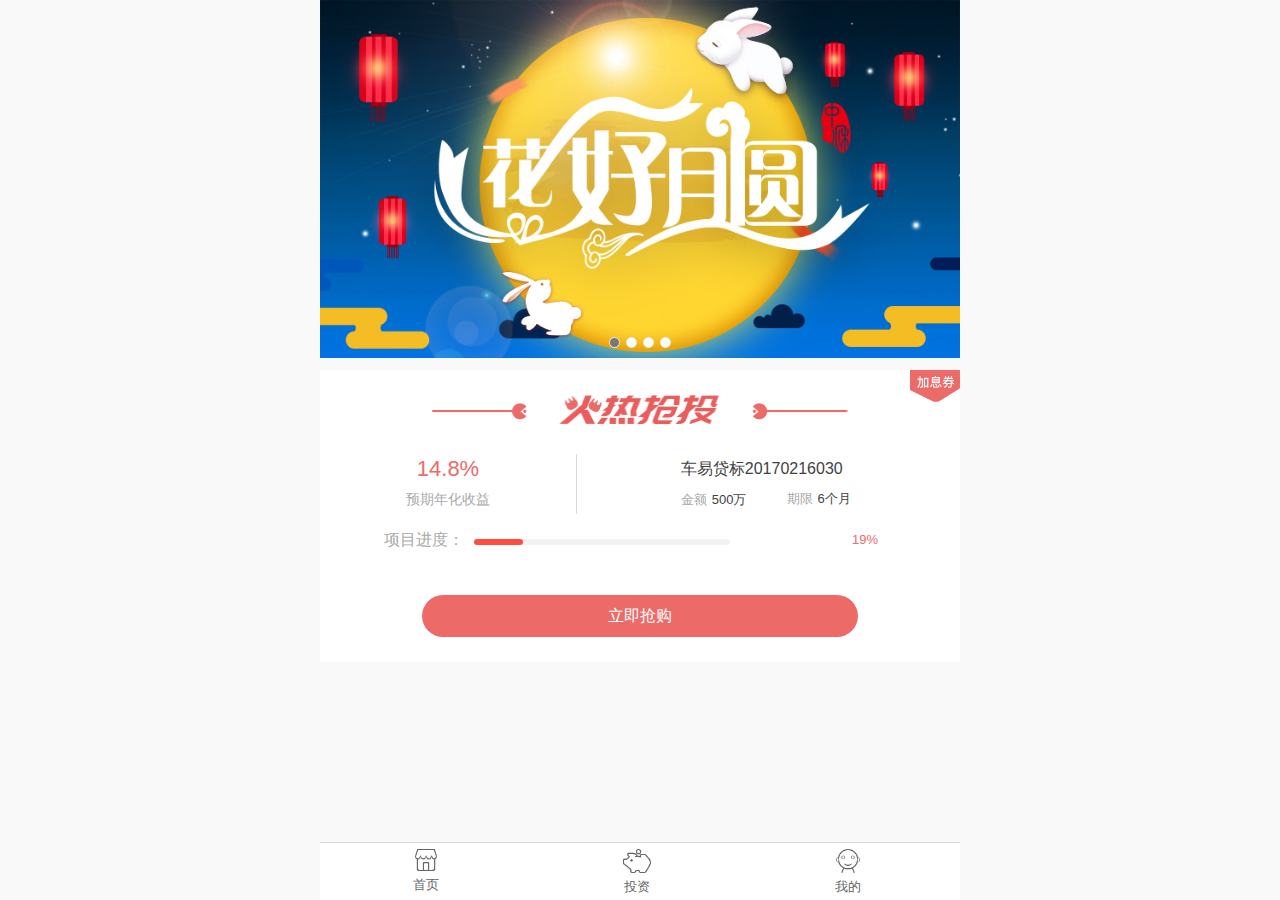
<file: src/main/resources/static/index.html>
<!DOCTYPE html>
<html lang="en">
<head>
    <meta charset="UTF-8">
    <meta name="viewport" content="width=device-width, initial-scale=1.0, maximum-scale=1.0, user-scalable=no" />
    <title>渝金所-首页</title>
    <meta name="keywords" content="" />
    <meta name="description" content="" />
    <link type="text/css" rel="stylesheet" href="css/style-all.css">
    <link href="./css/footer.css" rel="stylesheet" type="text/css">
    <script type="text/javascript" src="js/jquery-1.9.1.min.js"></script>
    <style>
        #slide {
            margin: 0 auto;
            position: relative;
            overflow: hidden;
        }
        #slide .hd{
            width: 100%;
            height: 11px;
            position: absolute;
            z-index: 1;
            bottom: 10px;
            text-align: center;
        }
        #slide .hd ul li {
            font-size: 0;
            display: inline-block;
            width: 9px;
            height: 9px;
            -webkit-border-radius: 9px;
            -moz-border-radius: 9px;
            border-radius: 10px;
            background: #fff;
            margin: 0 3px;
            vertical-align: top;
            overflow: hidden;
            border: 1px solid #ebecec;
        }
        #slide .hd ul .on {
            background: #777777;
        }
        #slide .bd {
            position: relative;
            z-index: 0;
        }
        #slide .bd li img {
            display: block;
            width: 100%;
        }
        #slide .bd li a {
            -webkit-tap-highlight-color: rgba(0, 0, 0, 0);
        }
        body{
            background: #f9f9f9;
        }
        .f-hot-all{
            background: #fff;
            margin-top: 12px;
            padding: 25px 0;
            position: relative;
        }
        .img-hot{
            width: 65%;
            margin: 0 auto;
        }
        .img-hot img{
            width: 100%;
        }
        .r-color{
            color: #ec6b69;
            font-size: 22px;
        }
        .hot-con li:first-child{
            width: 40%;
            border-right: 1px solid #d9d9d9;
            text-align: center;
            line-height: 30px;
        }
        .hot-con li:last-child{
            width: 59%;
            line-height: 30px;
            color: #424242;
        }
        .hot-con li:last-child i{
            font-style: normal;
            margin-left: 5px;
            color: #424242!important;
        }
        .li2-cc{
            width: 170px;
            margin: 0 auto;
        }
        .hot-con{
            margin-top: 25px;
        }
        .li2-cc span{
            font-size: 13px;
            color: #aaa9a9!important;
        }
        .sy-tt{
            color: #aaa9a9;
            font-size: 14px;
        }
        .h-rate{
            clear: both;
            padding-top: 15px;
            margin: 0 auto;
        }
        .experience-box{
            height: 6px;
            background: #f2f2f2;
            border-radius: 5px;
            width: 50%;
            border: none;
            margin: 0 10px;
            position: relative;
            margin-top: 9px;
        }
        .experience-cc{
            height: 6px;
            background: #ff4e41;
            border-radius: 5px;
            border: none;
        }
        .rate-cc{
            width: 80%;
            margin: 0 auto;
            color: #aaa9a9;
        }
        .a_nun{
            color: #ec6b69;
            font-size: 13px;
            margin-top: 2px;
            margin-right: 18px;
        }
        .grab-ipt{
            width: 100%;
            text-align: center;
            margin-top: 65px;
        }
        .grab-ipt input{
            width: 68%;
            background: #ec6b69;
            color: #fff;
            height: 42px;
            font-size: 16px;
            border: none;
            border-radius: 25px;
        }
        .img-jx{
            position: absolute;
            top: 0;
            right: 0;
        }

        @media (max-width: 330px) {
            .rate-cc{
                width: 86%;
            }
            .a_nun{
                margin-right: 8px;
            }
        }
        @media (max-width: 370px) {
            .a_nun{
                margin-right: 8px;
            }
        }
    </style>

</head>
<body ontouchstart>
        <div class="m-page-all">

            <!--banner开始-->
            <div class="banner row">
                <div id="slide">
                    <div class="hd">
                        <ul><li class="on">1</li><li class="on">2</li><li class="on">3</li></ul>
                    </div>
                    <div class="bd">
                        <div class="tempWrap" style="overflow:hidden; position:relative;">
                            <ul style="width: 3840px; position: relative; overflow: hidden; padding: 0px; margin: 0px; transition-duration: 200ms; transform: translateX(-768px);">
                                <li style="display: table-cell; vertical-align: top; width: 768px;">
                                    <a href="#" target="_blank">
                                        <img src="picture/imageResource.jpg" alt="渝金所">
                                    </a>
                                </li>
                                <li style="display: table-cell; vertical-align: top; width: 768px;">
                                    <a href="#" target="_blank">
                                        <img src="picture/imageResource2.jpg" alt="渝金所">
                                    </a>
                                </li>
                                <li style="display: table-cell; vertical-align: top; width: 768px;">
                                    <a href="#" target="_blank">
                                        <img src="picture/imageResource3.jpg" alt="渝金所">
                                    </a>
                                </li>
                                <li style="display: table-cell; vertical-align: top; width: 768px;">
                                    <a href="#" target="_blank">
                                        <img src="picture/imageResource4.jpg" alt="渝金所">
                                    </a>
                                </li>
                            </ul>
                        </div>
                    </div>
                </div>
            </div>
            <!--banner结束-->

            <!--火热抢投开始-->
            <div class="f-hot-all">
                <p class="img-jx"><img src="images/icon/jx_icon11.png" width="50"></p>
                <p class="img-hot"><img src="images/icon/hot_icon11.png"></p>
                <div class="hot-con">
                    <ul>
                        <li class="fl"><p class="r-color">14.8%</p><p class="sy-tt">预期年化收益</p></li>
                        <li class="fl">
                            <div class="li2-cc">
                                <p>车易贷标20170216030</p><p><span>金额<i>500万</i></span><span class="fr">期限<i>6个月</i></span></p>
                            </div>
                        </li>
                    </ul>
                    <div class="h-rate">
                        <div class="rate-cc">
                            <p class="fl">项目进度：</p>
                            <div class="experience-box fl">
                                <p class="experience-cc fl"></p>
                            </div>
                            <p class="a_nun fr">19%</p>
                        </div>
                    </div>
                </div>
                <p class="grab-ipt"><input type="button" value="立即抢购"/></p>
            </div>
            <!--火热抢投结束-->

        </div>

        <div class="footer-con" id="uiFooter">
            <ul>

                <li class="fl">
                    <a  href="" id="wap_index" >
                        <img id="indexImg" src="./images/icon/nav_icon1.png" width="22">
                        <p>首页</p>
                    </a>
                </li>
                <li class="fl">
                    <a href="">
                        <img id="investImg" src="./images/icon/nav_icon2.png" width="28">
                        <p>投资</p>
                    </a>
                </li>
                <li class="fl">
                    <a href="t" id="wap_login">
                        <i class="icon user"></i>
                        <img id="myAccountImg" src="./images/icon/nav_icon3.png" width="24">
                        <p>我的</p>
                    </a>
                </li>

            </ul>
            <p style="clear: both;"></p>
        </div>

        <script charset="utf-8" src="js/touchslide.js"></script>
        <script type="text/javascript">

            TouchSlide({
                slideCell:"#slide",
                titCell:".hd ul", //开启自动分页 autoPage:true ，此时设置 titCell 为导航元素包裹层
                mainCell:".bd ul",
                effect:"left",
                autoPlay:true,//自动播放
                autoPage:true, //自动分页
                delayTime:300,
                interTime:5000,
                switchLoad:"_src" //切换加载，真实图片路径为"_src"

            });
        </script>

        <script type="text/javascript">
            $(function () {
                var t = $(".a_nun").text();

                $(".experience-cc").css("width",t);

            })
        </script>
</body>
</html>
</file>
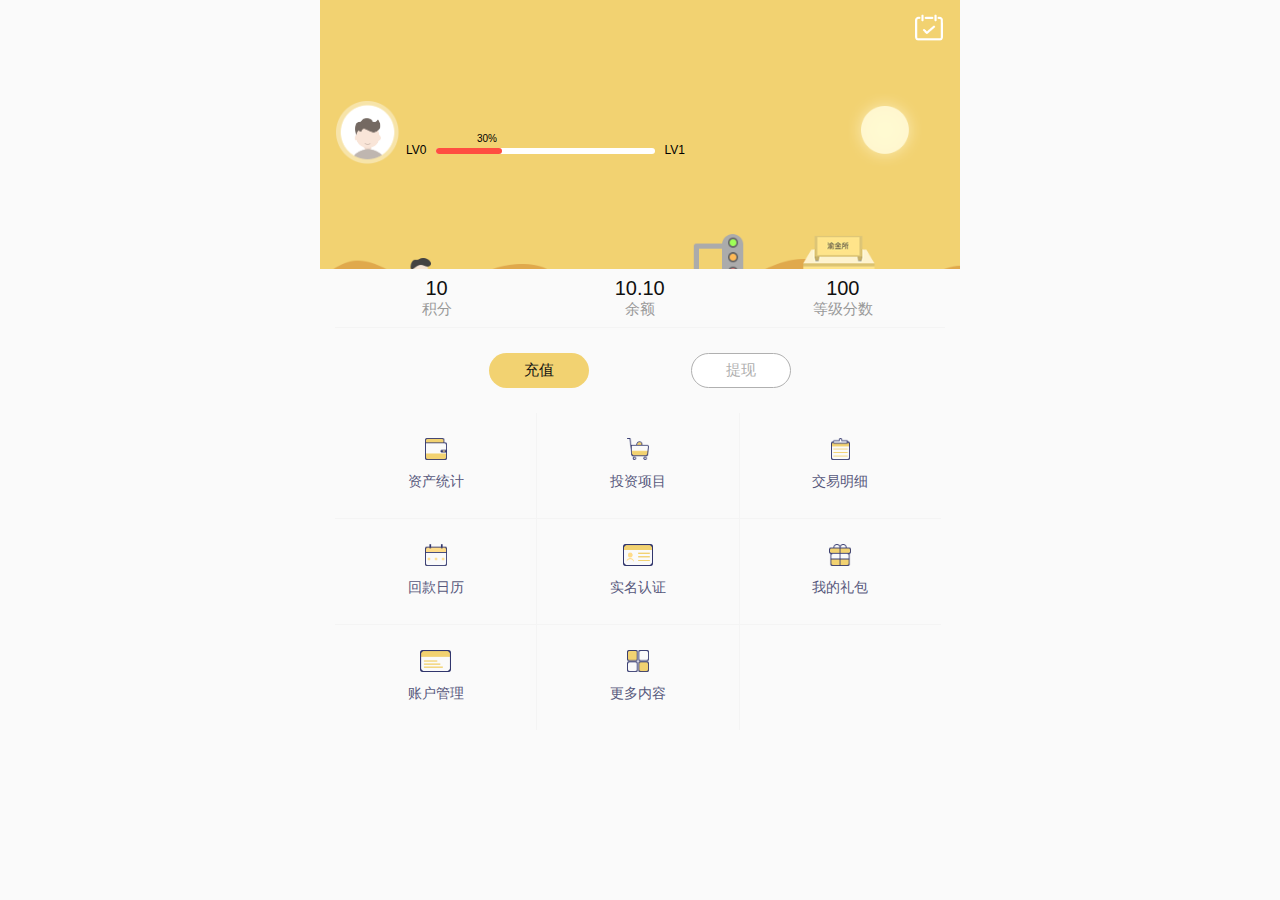
<file: src/main/resources/static/about.html>
<!DOCTYPE html>
<html lang="en">
<head>
    <meta charset="UTF-8">
    <meta name="viewport" content="width=device-width, initial-scale=1.0, maximum-scale=1.0, user-scalable=no" />
    <title>渝金所-个人信息</title>
    <meta name="keywords" content=""/>
    <meta name="description" content=""/>
    <link href="css/style-all.css" rel="stylesheet">
    <script type="text/javascript" src="js/jquery-1.9.1.min.js"></script>
    <style>
        .a_details-cc{
            width: 100%;
        }
        .experience-box{
            height: 6px;
            background: #fff;
            border-radius: 5px;
            width: 55%;
            border: none;
            margin: 0 10px;
            margin-top: 5px;
        }
        .experience-cc{
            height: 6px;
            background: #ff4e41;
            border-radius: 5px;
            border: none;
        }
        .experience-all{
            padding-top: 7%;
            width: 65%;
            font-size: 12px;
        }
        .a-top-cc{
            position: relative;
            padding: 14.8% 15px;
            background: url("picture/about_bg.png");
            background-size:100%;
        }
        .a_nun{
            margin-top:-15px;
            font-size: 10px;
            margin-left: -25px;
        }
        .a_sign{
            position: absolute;
            right: 15px;
            top: 12px;
        }
        .a_content-cc{
            clear: both;
            padding: 0 15px;
            margin-top: 8px;
        }
        .a_cc1{
            border-bottom: 1px solid #f4f4f4;
            padding-bottom: 8px;
        }
        .a_cc1 ul li{
            width: 33.3%;
            color: #101010;
            font-size: 20px;
            text-align: center;
        }
        .cc1-tt{
            color: #999;
            font-size: 15px;
        }
        .a_cc2{
            margin: 25px 0 25px;
        }
        .a_cc2 input{
            border: none;
            width: 100px;
            border-radius: 25px;
            height: 35px;
            font-size: 15px;
        }
        .a_cc2 input:first-child{
            background: #f2d271;
            color: #101010;
        }
        .a_cc2 input:last-child{
            margin-left: 16%;
            background: #fff;
            border: 1px solid #b0b0b0;
            color: #b0b0b0;
        }
        .a_cc3 li{
            height: 70px;
            padding:25px 0 10px;
            text-align: center;
            width: 33%;
            font-size: 14px;
            line-height: 26px;
            color: #57587c;
            border-right: 1px solid #f4f4f4;
            border-bottom: 1px solid #f4f4f4;
        }
        .a_cc3 a:nth-child(3n) li{
            border-right: none!important;
        }
        .a_cc3 a:nth-child(7) li,.a_cc3 a:nth-child(8) li,.a_cc3 a:nth-child(9) li{
            border-bottom: none!important;
        }
        .tc-c2{
            width: 82% !important;
            line-height: 24px;
            font-size: 15px!important;
            margin-top: -40px;
        }
        .tc-tt2{
            font-size: 18px;
        }
        .tc-c2 img{
            margin-bottom: 0px!important;
        }
        .tc-cc3{
            margin-top: 10px!important;
        }
        .tc-c{
            display: block!important;
        }
        .m-page-all{
            padding-bottom: 55px;
        }
        .m-page-all{
            padding-bottom: 55px;
        }
        @media (min-width: 414px) {
            .a-top-cc {
                padding: 15.6% 15px;
            }
        }
        @media (max-width: 330px) {
            .a-top-cc {
                padding: 13% 15px;
            }
        }
        body{
            background: #fafafa;
        }
    </style>
</head>
<body>
<div class="m-page-all">

    <!--验证、弹窗、警告-->
    <div class="tc_box" align="center">
        <div class="tc-c tc-c2">
            <p><img src="images/icon/l_warn.png" width="35"></p>
            <p class="tc-tt2">公测中</p>
            <p class="tc-cc3">1.请使用电脑端打开官网进行认证投标</p>
            <p>2.APP优先体验请联系客服电话</p>
            <p><a href="tel:400-618-8828">400-618-8828</a></p>
        </div>
    </div>

    <!--头部个人信息 -->
    <div class="a-top-cc">
        <div class="a_details-cc">
            <p class="a_sign"><img src="images/icon/qiandao.png" width="32"></p>
            <p class="fl" style="margin-right: 6px"><img src="images/icon/a_touxiang.png" width="65"></p>
            <div class="fl experience-all">
                <p class="fl">LV0</p>
                <div class="experience-box fl">
                    <p class="experience-cc fl"></p>
                    <p class="a_nun fl">30%</p>
                </div>
                <p class="fl">LV1</p>
            </div>
            <p style="clear: both"></p>
        </div>
    </div>

    <!--内容部分-->
    <div class="a_content-cc">

        <!--个人账户信息-->
        <div class="a_cc1">
            <ul>
                <li class="fl"><p>10</p><p class="cc1-tt">积分</p></li>
                <li class="fl"><p>10.10</p><p class="cc1-tt">余额</p></li>
                <li class="fl"><p>100</p><p class="cc1-tt">等级分数</p></li>
            </ul>
            <p style="clear: both"></p>
        </div>

        <!--充值提现-->
        <div class="a_cc2" align="center">
            <input type="button" value="充值"/>
            <input type="button" value="提现"/>
        </div>

        <!--其他功能模块-->
        <div class="a_cc3">
            <ul>
                <a href="property.html"><li class="fl"><img src="images/icon/asset@2x.png" height="22"><p>资产统计</p></li></a>
                <a href="javascript:;"><li class="fl"><img src="images/icon/investment_projects@2x.png" height="22"><p>投资项目</p></li></a>
                <a href="javascript:;"><li class="fl"><img src="images/icon/transaction@2x.png" height="22"><p>交易明细</p></li></a>
                <a href="javascript:;"><li class="fl"><img src="images/icon/back_to_article@2x.png" height="22"><p>回款日历</p></li></a>
                <a href="r_name-approve.html"><li class="fl"><img src="images/icon/certification@2x.png" height="22"><p>实名认证</p></li></a>
                <a href="my_gift.html"><li class="fl"><img src="images/icon/oen@2x.png" height="22"><p>我的礼包</p></li></a>
                <a href="account_manage.html"><li class="fl"><img src="images/icon/account@2x.png" height="22"><p>账户管理</p></li></a>
                <!--<a href="javascript:;"><li class="fl" id="deposit"><img src="images/icon/cunguanicon@2x.png" height="22"><p>银行存管</p></li></a>-->
                <a href="more.html"><li class="fl"><img src="images/icon/more_settings@2x.png" height="22"><p>更多内容</p></li></a>
            </ul>
        </div>
        <p style="clear: both"></p>
    </div>

</div>
<script type="text/javascript">
    $(function () {
        var t = $(".a_nun").text();
        $(".experience-cc").css("width",t);

    })
</script>
<!--<script type="text/javascript">-->
    <!--$(function () {-->
        <!--$("#deposit").click(function () {-->
            <!--$(".tc_box").show().delay(2500).fadeOut(100);-->
        <!--})-->
    <!--})-->
<!--</script>-->
</body>
</html>
</file>
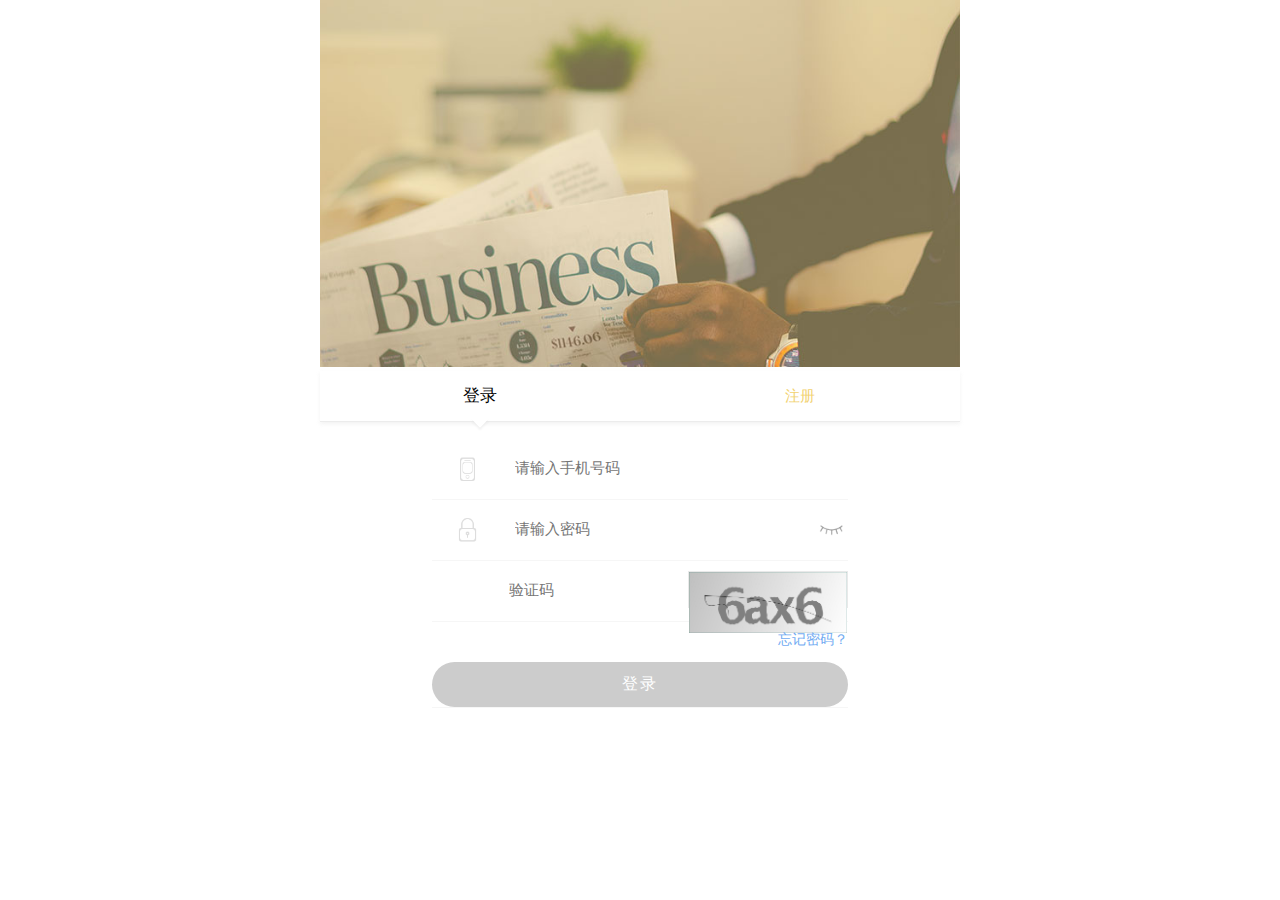
<file: src/main/resources/static/login.html>
<!DOCTYPE html>
<html lang="en">
<head>
    <meta charset="UTF-8">
    <meta name="viewport" content="width=device-width, initial-scale=1.0, maximum-scale=1.0, user-scalable=no" />
    <title>渝金所-登录注册</title>
    <meta name="keywords" content="" />
    <meta name="description" content="" />
    <link type="text/css" rel="stylesheet" href="css/style-all.css">

    <style>
        .fcon--top{
            width: 100%;
        }
        .fcon--top img{
            width: 100%;
        }
        .hover_cc{
            width: 100%;
            height: 50px;
            border-bottom:1px solid #ececec;
            box-shadow: 0 2px 4px rgba(240, 240, 240, 0.82);
            margin-bottom: 25px;
        }
        .hover_cc li{
            width: 50%;
            position: relative;
            text-align: center;
            font-size: 15px;
            color: #f2d271;
            height: 50px;
            line-height: 50px;
            font-family: "Times New Roman";
        }
        .c_hover{
            color: #000!important;
            font-size: 17px!important;
        }
        .hc-after:after {
            position: absolute;
            display: inline-block;
            top: 42px;
            width: 0;
            height: 0px;
            content: '';
            border-style: solid;
            border-width: 6px;
            border-color: #fff #fff transparent transparent;
            transform: rotate(135deg);
            box-shadow: 2px -2px 2px rgba(224, 224, 224, 0.4);
            margin-left: -6px;
            left:50%;
        }
        .l_cc1 ul{
            width: 65%;
        }
        .l_cc1 ul li{
            margin-top: 8px;
            border-bottom: 1px solid #f6f6f6;
        }
        .acli{
            border-bottom: 1px solid #dedede!important;
        }
        .l_cc1 ul .i_text input{
            border: none;
            font-size: 15px;
            width: 68%;
            height:42px;
            padding-left: 15%;
            margin-bottom: 10px;
        }
        .forget{
            text-align: right;
            border:none!important;

        }
        .i_text_p input{
            background: url("images/icon/l_phone.png")no-repeat;
            background-size:25px;
            background-position:2px 8px;
        }
        .i_text_w input{
            background: url("images/icon/l_lock.png")no-repeat;
            background-size:25px;
            background-position:2px 8px;
        }
        .forget a{
            color: #71abf2;
            font-size: 14px;
        }
        .btn_1{
            background: #cccccc;
            border: none;
            width: 100%;
            margin-top: 5px;
            height: 45px;
            font-size: 16px;
            color: #fff;
            border-radius: 28px;
            letter-spacing: 2px;
        }
        .btn_2{
            background: #f2d271;
            color: #222;
        }
        #pw_img{
            margin-top: 10px;
            margin-right: 5px;
        }
        #phone_img{
            display: none;
        }
        .l_cc1 .p_close{
            width: 24px;
            height: 24px;
            margin-right: 5px;
            margin-top: 10px;
        }
        .l_cc2 .p_close{
            width: 24px;
            height: 24px;
            margin-right: 5px;
            margin-top: 8px;
        }
        .l_cc2 .ma_close{
            width: 24px;
            height: 24px;
            margin-left: 8px;
        }
        .login-cc{
            display: none;
        }
        .l_cc2 ul{
            width: 78%;
            margin: 0 auto;
        }
        .zc_pw2,.zc_phone,.zc_pw{
            width: 80%;
        }
        .l_cc2 li{
            height: 50px;
            padding-top: 12px;
            border-bottom: 1px solid #f6f6f6;
        }
        .l_cc2 li:first-child{
            padding-top: 0px;
        }
        .l_cc2 li input{
            height: 40px;
            font-size: 15px;
            padding-left: 3%;
            margin-bottom: 8px;
            border: none;
        }
        .l_cc2 .btn_1{
            background: #cccccc;
            border: none;
            width: 80%;
            height: 45px;
            font-size: 16px;
            padding-left: 0px!important;
            color: #fff;
            border-radius: 28px;
            letter-spacing: 2px;
        }
        .l_cc2{
            margin-bottom: 100px;
        }
        .l_cc2 .pw_img2{
            margin-top: 10px;
            margin-right: 5px;

        }
        .i_text2 .zc_txma{
            height: 35px;
            line-height: 52px;
            margin-top: 2px;
            width: 32%;
            border: 1px solid #e9e9e9;
        }
        .zc_txma img{
            width: 100%;
        }
        .zc_tuxing,.zc_sjma{
            width: 50%;
        }
        #zc_macc{
            width: 82px!important;
            height: 30px;
            color: #f2d271;
            border: 1px solid #f2d271;
            border-radius: 4px;
            padding-left: 0px!important;
        }
        .zc_sjma_btn{
            margin-top: 4px;
            text-align: center;
            font-size: 14px!important;
        }
        #sjma_img,#tux_img,#phone_img2,#tux_img2{
            display: none;
        }
        .zc_tuxing2{
            width: 32% !important;
            padding-left: 10% !important;
            margin-right: 6px;
        }
        .ma_close1{
            vertical-align: middle;
        }
        .zc_txma1{
            height: 35px;
            line-height: 52px;
            margin-top: 2px;
            width: 38%;
            border: 1px solid #e9e9e9;
        }
        .zc_txma1 img{
            width: 100%;
        }
        .login-cc-all{
            margin-bottom: 60px;
        }
        @media (max-width: 330px) {
            .zc_tuxing, .zc_sjma {
                width: 45%;
                font-size: 13px;
            }
            .l_cc2 ul {
                width: 85%;
            }
            .i_text2 span {
                padding: 5px;
                border: 1px solid #f2d271;
                border-radius: 4px;
                font-size: 13px;
                color: #f2d271;
            }
            .zc_tuxing2{
                width: 28% !important;
            }
        }
        .tc-bg{
            position: fixed;
            width: 100%;
            height: 100%;
            max-width: 640px;
            margin: 0 auto;
            background: rgba(0, 0, 0, 0.65);
            z-index: 999;
            display: none;
        }
        .tc-box_xiyi{
            width: 100%;
            max-width: 500px;
            height: 350px;
            position: fixed;
            left:0;
            top: 15%;
            right: 0;
            margin: auto;
            display: none;
            z-index: 9999;
        }
        .xiyi-box{
            width: 90%;
            padding: 35px 0 22px;
            margin: 0 auto;
            position: relative;
            background: #fff;
            border-radius: 8px;
        }
        .xiyi_cc{
            padding: 15px;
            margin: 0 auto;
            height: 350px;
            font-size: 12px;
            background: #fff;
            color: #505050;
            overflow-y: auto;
            line-height: 18px;
        }
        .xiyi_cc p{
            font-size: 14px;
            font-weight: bold;
            color: #404040;
            margin: 15px 0 5px;
        }
        .xiyi_cc p:first-child{
            margin-top: -15px!important;
        }
        .close_xy{
             position: absolute;
             right: 10px;
             top: 2px;
        }
    </style>
</head>
<body ontouchstart>
    <div class="m-page-all fex-login-all">

        <!--笼罩层-->
        <div class="tc-bg"></div>
        <!--协议弹窗-->
        <div class="tc-box_xiyi">
            <div class="xiyi-box">
                <p class="close_xy"><img src="images/icon/src_close.png" width="35"></p>
                <div class="xiyi_cc">
                    <p>渝金所服务协议(个人会员版)</p>
                    深圳渝金所金融服务有限公司（以下称“渝金所”）依据本协议的规定为渝金所个人会员（以下简称“个人会员”）提供服务，
                    本协议在个人会员和渝金所间具有合同上的法律效力。
                    渝金所在此特别提醒您认真阅读、充分理解本协议各条款，特别是其中所涉及的免除或限制渝金所责任的条款、排除或限制个人会员权利的条款等。
                    请您审慎阅读并选择接受或不接受本协议。
                    除非您接受本协议所有条款，否则您无权使用渝金所于本协议下所提供的服务。
                    您一经注册或使用渝金所服务即视为对本协议全部条款已充分理解并完全接受。

                    <p> 第一条</p>
                    渝金所平台是由渝金所运营的信息中介服务平台（网址：<a href="http://www.yufex.com/">http://www.yufex.com/</a>，
                    如渝金所以公告等形式发布新的网址，请届时登陆新的网址）。
                    渝金所服务是由渝金所通过渝金所平台及客户端等各种方式向个人会员提供的服务，
                    具体服务内容主要包括：交易信息发布、交易管理服务、用户服务等交易辅助服务，
                    具体详情以渝金所当时提供的服务内容为准。

                    <p>第二条</p>
                    为了保障您的权益，您在自愿注册使用渝金所服务前，必须仔细阅读并充分理解知悉本服务协议所有条款。
                    一经注册或使用渝金所服务即视为对本服务协议的充分理解和接受；
                    如有违反而导致任何法律后果，您将自己独立承担相应的法律责任。

                    <p> 第三条</p>
                    在本协议履行过程中，渝金所可根据情况对本服务协议进行修改。
                    一旦本服务协议的内容发生变动，渝金所将通过渝金所平台公布最新的服务协议，不再向个人会员作个别通知。
                    如果个人会员不同意渝金所对本服务协议所做的修改，个人会员有权停止使用渝金所服务。
                    如果个人会员继续使用渝金所服务，则视为个人会员接受渝金所对本服务协议所做的修改，并应遵照修改后的协议执行。

                    <p>第四条</p>
                    渝金所对于个人会员的通知及任何其他的协议、告示或其他关于个人会员使用会员账户及服务的通知，
                    个人会员同意渝金所可通过渝金所平台公告、站内信、电子邮件、手机短信、无线通讯装置等电子方式或邮寄等物理方式进行，
                    该等通知于发送之日视为已送达收件人（如以邮寄方式向个人会员发出通知的，则在该等通知按照个人会员在渝金所平台留存的联系地址交邮后的第三个自然日即视为送达）。
                    因不可归责于渝金所的原因（包括但不限于电子邮件地址、手机号码、联系地址等不准确或无效、信息传输故障等）导致个人会员未在前述通知视为送达之日收到该等通知的，渝金所不承担任何责任。

                    <p> 第五条</p>
                    渝金所可以依其对判断暂时停止提供、限制或改变渝金所服务，只要个人会员仍然使用渝金所服务，即表示个人会员仍然同意本服务协议。

                    <p>第六条</p>
                    平台会员明确了解和知悉在此提示其自愿出借行为可能面临的如下风险：

                    <p>1、 政策风险</p>
                    因宏观政策、财政政策、货币政策、监管导向、行业政策、地区发展政策等因素引起的风险。

                    <p>2、 市场风险</p>
                    因市场资金面紧张或利率波动、行业不景气、企业效益下滑等因素引起的风险。

                    <p>3、借款人信用风险</p>
                    当借款人短期或长期丧失还款能力（包括但不限于借款人收入情况、财产状况发生变化、人身出现意外、发生疾病、死亡等情况），或者借款人得还款意愿发生变化时，出借人的出借资金可能无法按时回收。

                    <p>4、资金流动性风险</p>
                    出借人将资金出借给借款人使用，在借款人不主动提前还款的情况下，借款人将按照约定的期限分期偿还出借人的本金利息，出借人的出借资金将分期回收，因此资金回收需要一定的周期。

                    <p>5、不可抗力</p>
                    由于战争、动乱、自然灾害等不可抗力因素的出现而可能导致出借人资产损失的风险。

                    <p>第七条</p>
                    平台服务费及其他费用
                    1、平台服务费以渝金所在渝金所平台上公布的收费标准为准，渝金所亦可适时修订所有收费标准，若收费标准修订后，个人会员仍使用渝金所平台或接受渝金所平台提供的服务的，则视为个人会员已接受了新的收费标准。<br/>
                    2、借款人通过渝金所平台与出借人建立借款关系或订立借款协议的，借款人应向渝金所支付居间报酬，具体按借款人与渝金所签订的居间协议收取。<br/>
                    3、借款人与担保人之间的担保费用，由借款人与担保人自行约定。

                    <p>第八条</p>
                    条款的解释、法律适用及争端解决
                    1、本协议是由个人会员与渝金所共同签订的，适用于个人会员在渝金所的全部活动。
                    本协议内容包括但不限于协议正文条款及已经发布的或将来可能发布的各类规则，
                    所有条款和规则为协议不可分割的一部分，与协议正文具有同等法律效力。<br/>
                    2、本协议不涉及个人会员与渝金所的其他会员之间，因网上交易而产生的法律关系及法律纠纷。
                    但个人会员在此同意将全面接受并履行与渝金所其他会员在渝金所签订的任何电子法律文本，
                    并承诺按照该法律文本享有和（或）放弃相应的权利、承担和（或）豁免相应的义务。<br/>
                    3、如本协议中的任何条款无论因何种原因完全或部分无效或不具有执行力，则应认为该条款可与本协议相分割，
                    并可被尽可能接近各方意图的、能够保留本协议要求的经济目的的、有效的新条款所取代，
                    而且，在此情况下，本协议的其他条款仍然完全有效并具有约束力。<br/>
                    4、本协议及其修订的有效性、履行与本协议及其修订效力有关的所有事宜，将受中国法律管辖，任何争议仅适用中国法律。<br/>
                    5、本协议签订地为广东省深圳市。因本协议所引起的会员与渝金所的任何纠纷或争议，首先应友好协商解决，协商不成的，
                    会员在此完全同意将纠纷或争议提交渝金所住所地有管辖权的人民法院诉讼解决。

                </div>
            </div>

        </div>

        <!--验证、弹窗、警告-->
        <div class="tc_box" align="center">
            <div class="tc-c tc-c1">
                <p><img src="images/icon/l_close2.png" width="45"></p>
                <p>用户名或者密码错误</p>
            </div>
            <div class="tc-c tc-c2">
                <p><img src="images/icon/l_warn.png" width="45"></p>
                <p>图形验证码已经过期或不存在，刷新请重新输入</p>
            </div>
            <div class="tc-c tc-c3">
                <p><img src="images/icon/l_succ.png" width="45"></p>
                <p>注册成功</p>
            </div>
        </div>

        <!--头部图片开始-->
        <div class="fcon--top">
            <img src="picture/login_img.jpg">
        </div>
        <!--头部图片结束-->

        <div class="f_login-con">

            <ul class="hover_cc">
                <li class="fl hc-after c_hover">登录</li>
                <li class="fl">注册</li>
            </ul>


            <div class="login-cc-all">
                <!--登录-->
                <div class="login-cc l_cc1 dis_b" align="center">
                    <ul>
                        <li class="i_text i_text1 i_text_p">
                            <p class="fr p_close">
                                <img class="fr" id="phone_img" src="images/icon/p-close.png" width="24">
                            </p>
                            <input type="text" id="phone_input" placeholder="请输入手机号码"/>
                        </li>
                        <li class="i_text i_text1 i_text_w">
                            <img class="fr" id="pw_img" onclick="hideShowPsw()" src="images/icon/pw-hide.png" width="24">
                            <input id="pw_input" type="password" placeholder="请输入密码"/>
                        </li>
                        <li class="i_text i_text1">
                            <input class="zc_tuxing2" id="zc_tuxing1"  type="text" placeholder="验证码"/>
                            <span class="p_close">
                                <img class="ma_close1" id="tux_img2" src="images/icon/p-close.png" width="24">
                            </span>
                            <p class="fr zc_txma1"><img src="images/captchaImage.jpg"></p>
                        </li>
                        <li class="forget"><a href="forget-p.html">忘记密码？</a></li>
                        <li>
                            <input class="btn_1" type="button" value="登录">
                        </li>
                    </ul>
                </div>

                <!--注册-->
                <div class="login-cc l_cc2">
                    <ul>
                        <li class="i_text i_text2 i_text_p2">
                            <p class="fr p_close">
                                <img class="fr" id="phone_img2" src="images/icon/p-close.png" width="24">
                            </p>
                            <input class="zc_phone" type="text" id="phone_input2" placeholder="请输入手机号"/>
                        </li>
                        <li class="i_text i_text2">
                            <input class="zc_tuxing fl" id="zc_tuxing"  type="text" placeholder="请输入图形验证码"/>
                            <p class="fl p_close">
                            <img class="ma_close" id="tux_img" src="images/icon/p-close.png" width="24">
                            </p>
                            <p class="fr zc_txma"><img src="images/captchaImage.jpg"></p>

                        </li>
                        <li class="i_text i_text2 ">
                            <input class="zc_sjma fl" id="zc_sjma" type="text" placeholder="请输入手机验证码"/>
                            <p class="fl p_close">
                            <img class="ma_close" id="sjma_img" src="images/icon/p-close.png" width="24">
                            </p>
                            <input class="fr zc_sjma_btn" id="zc_macc" onclick="sendCode(this)" value="获取验证码"/>

                        </li>
                        <li class="i_text i_text2 i_text_w2">
                            <img class="fr pw_img2" id="zc_pw_img1" onclick="hideShowPsw2()" src="images/icon/pw-hide.png" width="24">
                            <input class="zc_pw" id="zc_pw" type="password" placeholder="请输入密码"/>
                        </li>
                        <li class="i_text i_text2 i_text_w2">
                            <img class="fr pw_img2" id="zc_pw_img2" onclick="hideShowPsw3()"  src="images/icon/pw-hide.png" width="24">
                            <input class="zc_pw2" id="zc_pw2" type="password" placeholder="请再次输入密码"/>
                        </li>
                        <li style="height: 30px;border-bottom: none;padding-left: 15px">
                            <input type="checkbox" class="fl" style="vertical-align: middle;margin-top: -7px;margin-right: 5px">
                            <span class="xieyi" style="font-size: 13px;color:#f2d271;">我已阅读并同意渝金所注册协议</span>
                        </li>
                        <li  style="padding-top: 5px;border-bottom: none;">
                            <input class="btn_1" type="button" value="提交">
                        </li>
                    </ul>
                </div>

            </div>
        </div>

        <!--获取手机验证码-->
        <script type="text/javascript">
            var clock = '';
            var nums = 60;
            var btn;
            function sendCode(thisBtn)
            {
                btn = thisBtn;
                btn.disabled = true; //将按钮置为不可点击
                btn.value = nums+'s';
                clock = setInterval(doLoop, 1000); //一秒执行一次
            }

            function doLoop()
            {
                nums--;
                if(nums > 0){
                    btn.value = nums+'s';
                }else{
                    clearInterval(clock); //清除js定时器
                    btn.disabled = false;
                    btn.value = '再次发送';
                    nums = 60; //重置时间
                }
            }


        </script>

    </div>
    <script type="text/javascript" src="js/jquery-1.9.1.min.js"></script>
    <script type="text/javascript" src="js/yfex_login.js"></script>
    <script type="text/javascript">
        $(function () {
            //协议弹窗
            $(".xieyi").click(function () {
                $(".tc-box_xiyi").show();
                $(".tc-bg").show();
            })
            $(".close_xy img").click(function () {
                $(".tc-box_xiyi").hide();
                $(".tc-bg").hide();
            })
        })

    </script>
</body>
</html>
</file>
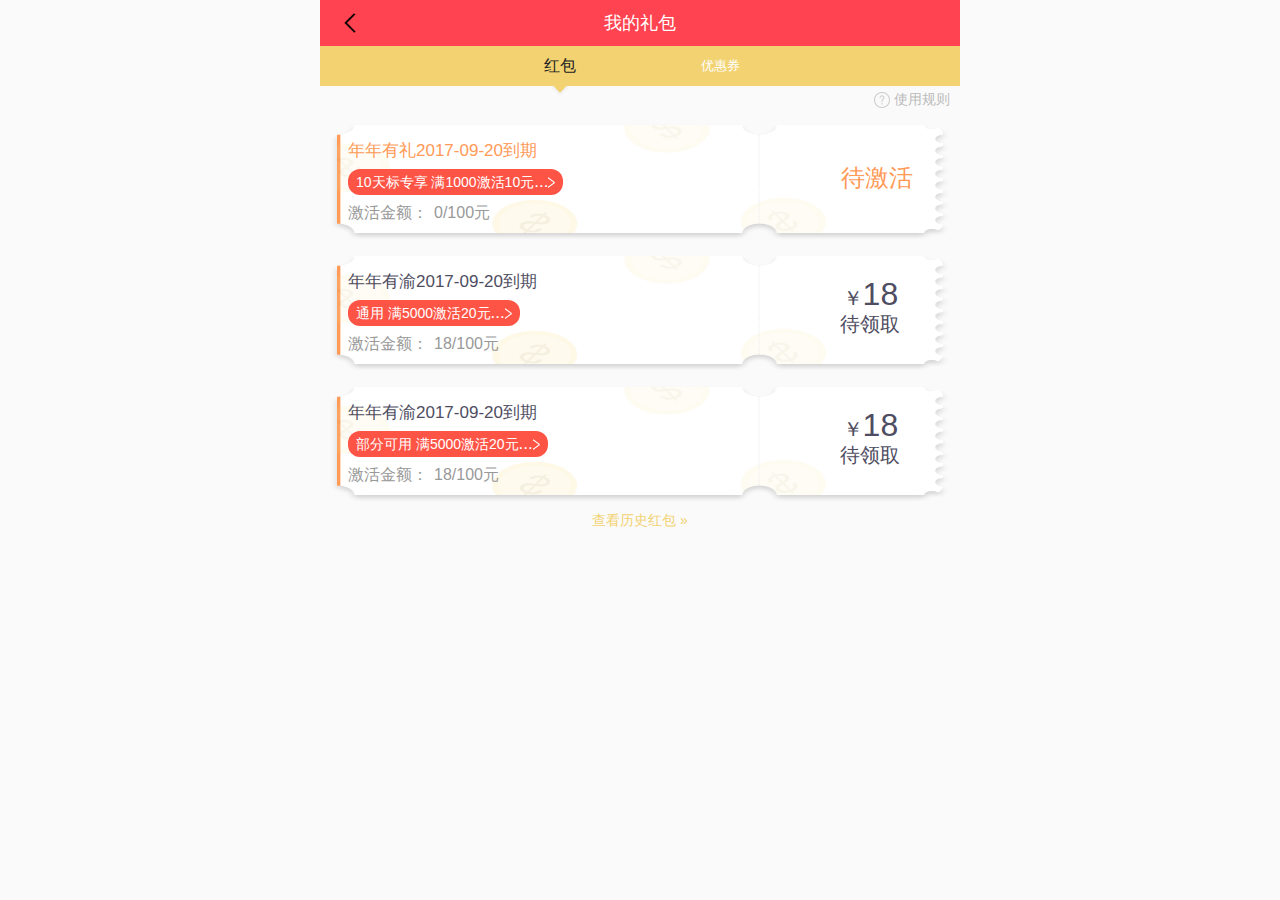
<file: src/main/resources/static/my_gift.html>
<!DOCTYPE html>
<html lang="en">
<head>
    <meta charset="UTF-8">
    <meta name="viewport" content="width=device-width, initial-scale=1.0, maximum-scale=1.0, user-scalable=no" />
    <title>渝金所-我的礼包</title>
    <meta name="keywords" content=""/>
    <meta name="description" content=""/>
    <link href="css/style-all.css" rel="stylesheet">
    <script type="text/javascript" src="js/jquery-1.9.1.min.js"></script>

    <style>
        body{
            background: #fafafa;
        }
        .ticket-cc{
            padding: 5px 10px 10px;
        }
        .rule{
            text-align: right;
            font-size: 14px;
            color: #bbb;
        }
        .rule img{
            vertical-align: sub;
            margin-right: 4px;
        }
        .rule_quan{
            text-align: right;
            font-size: 14px;
            color: #bbb;
        }
        .rule_quan img{
            vertical-align: sub;
            margin-right: 4px;
        }
        .quan_list li{
            position: relative;
            padding: 14px 18px;
            background: url("images/coupon@2x.png")no-repeat;
            background-size: 100% 100%;
            line-height: 26px;
            margin-top: 15px;
            font-size: 17px;
            color: #ff9a57;
            cursor: pointer;
        }
        .quan_list2 li{
            background: url("images/coupon@2x.png")no-repeat;
            background-size: 100% 100%;
            color: #4e4d61!important;
        }
        .ratio{
            position: absolute;
            font-size: 24px;
            color: #ff9a57;
            top: 35%;
            right: 6%;
            margin: auto;
        }
        .ratio2{
            position: absolute;
            font-size: 20px;
            top: 22%;
            right: 8%;
            margin: auto;
            text-align: center;
            color: #4e4d61;
        }
        .ratio3{
            position: absolute;
            font-size: 22px;
            color: #4e4d61;
            top: 35%;
            right: 8%;
            margin: auto;
        }
        .r-nnn{
            font-size: 32px;
            font-style: normal;
        }
        .min-num{
              font-size: 14px;
              overflow: hidden;
              white-space: nowrap;
              color: #fff!important;

          }
        .min-num3{
            font-size: 14px;
            margin: 5px 0;
        }
        .min-num2{
            background: #fe5446;
            border-radius: 12px;
            margin: 5px 0;
            padding: 0px 8px;
            color: #fff!important;
        }
        .min-num2 img{
            vertical-align: middle;
        }
        .stop-time{
            color: #999;
            clear: both;
            font-size: 16px;
        }
        .min-num span,.stop-time span{
            margin-left: 6px;
        }

        .tc-bg{
            position: fixed;
            width: 100%;
            height: 100%;
            max-width: 640px;
            background: rgba(0, 0, 0, 0.65);
            z-index: 999;
            display: none;
        }
        .tc-box{
            position: fixed;
            width: 100%;
            max-width: 640px;
            height: 320px;
            left: 0;
            top: 0;
            bottom: 0;
            right: 0;
            display: none;
            margin: auto;
            z-index: 1000;
        }
        .tc-box2{
            position: fixed;
            width: 100%;
            max-width: 640px;
            height: 320px;
            left: 0;
            top: 0;
            bottom: 0;
            right: 0;
            display: none;
            margin: auto;
            z-index: 1000;
        }
        .tc-box-cc{
            width: 85%;
            border-radius:15px;
            margin: 0 auto;
            display: none;
            background: #fff;
        }
        .tc-box-cc p{
            color: #666;
            line-height: 22px;
        }
        .tc-box-cc2{
            width: 85%;
            border-radius:15px;
            margin: 0 auto;
            display: none;
            background: #fff;
        }
        .tc-box-cc2 p{
            color: #666;
            line-height: 22px;
        }
        .tz-scee{
            color: #202020!important;
            font-size: 20px;
            height: 48px;
            line-height: 60px!important;
            text-align: center;
            border-top-left-radius:15px;
            border-top-right-radius:15px;
        }
        .rote-cc{
            font-size: 14px;
            padding: 10px 10px 20px;
        }
        .ccos-img{
            position: absolute;
            right: 28px;
            top:-45px
        }
        .ccos-img2{
            position: absolute;
            right: 28px;
            top:-45px
        }
        .cc-color{
            color: #444;
        }
        .gift-nav{
            padding-top: 46px;
            width: 100%;
            line-height: 40px;
            background: #f2d271;
            height: 40px;
        }
        .gift-nav ul{
            width:50%;
        }
        .gift-nav ul li{
            width: 50%;
            color: #fff;
            font-size: 13px;
            position: relative;
        }
        .gift-more{
            margin-top: 10px;
            font-size: 14px;
            color: #f2d271;
            text-align: center;
        }
        .hc-after:after {
            position: absolute;
            display: inline-block;
            top: 32px;
            width: 0;
            height: 0px;
            content: '';
            border-style: solid;
            border-width: 6px;
            border-color: #f2d271 #f2d271 transparent transparent;
            transform: rotate(135deg);
            box-shadow: 2px -2px 2px rgba(224, 224, 224, 0.4);
            margin-left: -6px;
            left:50%;
        }
        .act-gift{
            font-size: 16px!important;
            color: #202020!important;
        }
        .ticket-cc1{
            display: none;
        }

        .list-ttc{
            font-size: 17px!important;
        }
        .bfky-icon{
            vertical-align: middle;
        }
        .jh-con{
            background: #fff;
            width: 85%;
            padding: 20px 0;
            border-radius:15px;
            margin: 0 auto;
        }
        .jh-con-tt{
            text-align: center;
            font-size: 16px;
        }
        .jh-con ul{
            width: 90%;
            margin-left: 5%;
        }
        .jh-con li{
            text-align: center;
            width: 50%;
            margin-top: 15px;
        }
        .jh-con li input{
            width: 80%;
            height: 35px;
            background: #fff;
            border: 1px solid #ccc;
            border-radius: 8px;
        }
        .true-btn .tz-btn{
            background: #f2d271;
            color: #202020;
            width: 105px;
            height: 38px;
            border: none;
            color: #fff;
            margin: 0 10px;
            border-radius: 20px;
        }
        .true-btn .know-btn{
            background: #fff;
            color: #f2d271;
            border: 1px solid #f2d271;
            width: 105px;
            margin: 0 10px;
            border-radius: 20px;
            height: 38px;
        }
        @media (max-width: 330px) {
            .ratio {
                font-size: 18px;
            }
            .ratio2{
                font-size: 18px;
            }
            .quan_list li {
                font-size: 15px;
            }
            .min-num{
                font-size: 12px;
            }
            .list-ttc {
                font-size: 15px!important;
            }
            .r-nnn {
                font-size: 26px;
            }
        }
    </style>
</head>
<body>
<div class="m-page-all">

    <!--笼罩层-->
    <div class="tc-bg"></div>
    <!--弹窗-->
    <div class="tc-box">
        <p class="ccos-img"><img src="images/icon/close_2.png" width="30"></p>
        <div class="tc-box-cc">
            <p class="tz-scee">红包使用规则</p>
            <p class="rote-cc">
                红包使用规则为：<br/>
                1、未特别注明的激活红包，投资30天及以上标可激活，活动标是否激活以活动规则为准；<br/>
                2、有使用规则限制的激活红包以实际展示的要求投资即可激活；<br/>
                3、红包请在有效期内激活和领取，有效期内未激活和未领取的均会被系统自动收回，领取到余额后可直接投资或提现；<br/>
                4、获取更多活动资讯，请加入官方交流群：423023249，或者微信关注：yufex100,客服热线<a href="tel:400-616-8828">400-616-8828</a>，活动最终解释权归渝金所所有。
            </p>
        </div>
        <div class="tc-box-cc2">
            <p class="tz-scee">优惠券使用规则</p>
            <p class="rote-cc">
                优惠劵试用规则为：<br/>
                1.加息券可在投资带“加息券”字样提示的项目时选择使用，成功使用后，将在原有的利率上加息，产生更高的收益；<br/>
                2.使用加息券需要满足加息券上标注的最小投资金额；<br/>
                3.活动标是否可使用加息券，以实际活动规则和平台公告为准；<br/>
                4.有任何疑问请联系客服热线<a href="tel:400-616-8828">400-616-8828</a>.</p>
            </p>
        </div>
    </div>
    <!--弹窗2-->
    <div class="tc-box2">
        <p class="ccos-img2"><img src="images/icon/close_2.png" width="30"></p>
        <div class="jh-con">
            <p class="jh-con-tt">可激活项目</p>
            <ul>
                <li class="fl"><input type="button" value="10天"/></li>
                <li class="fl"><input type="button" value="1个月"/></li>
                <li class="fl"><input type="button" value="6个月"/></li>
                <li class="fl"><input type="button" value="12个月"/></li>
            </ul>
            <p class="true-btn" style="clear: both;padding-top: 20px;" align="center"><input class="know-btn" type="button" value="知道了"/><a href="fex_list.html"><input class="tz-btn" type="button" value="去投资"/></a></p>
        </div>
    </div>

    <!--顶部返回-->
    <div class="m-fex_manage-top">
        <div class="m_m-ccn">
            <a href="javascript:history.back(-1)"><p class="back"><img src="images/icon/m_back.png" width="22"/></p></a>
            我的礼包
        </div>
    </div>

    <div class="gift-nav" align="center">
        <ul>
            <li class="fl hc-after act-gift">红包</li>
            <li class="fl">优惠券</li>
        </ul>
    </div>

    <div class="ticket-cc">
        <!--红包-->
        <div class="ticket-cc1 dis_b">
            <p class="rule"><span><img src="images/icon/doubt.png" width="16">使用规则</span></p>
            <ul class="quan_list">
                <li>
                    <p class="list-ttc">年年有礼<span>2017-09-20到期</span></p>
                    <div class="min-num2 fl"><p class="min-num fl">10天标专享 满1000激活10元</p><p class="fl">...<span><img src="images/icon/g_more.png" width="7"></span></p></div>
                    <p class="stop-time">激活金额：<span>0/100元</span></p>
                    <p class="ratio"><span>待激活</span></p>
                </li>
            </ul>
            <ul class="quan_list quan_list2">
                <li>
                    <p class="list-ttc">年年有渝<span>2017-09-20到期</span></p>
                    <div class="min-num2 fl"><p class="min-num fl">通用 满5000激活20元</p><p class="fl">...<span><img src="images/icon/g_more.png" width="7"></span></p></div>
                    <p class="stop-time">激活金额：<span>18/100元</span></p>
                    <p class="ratio2">￥<i class="r-nnn">18</i><br/><span>待领取</span></p>
                </li>
            </ul>
            <ul class="quan_list quan_list2 quan_list3">
                <li>
                    <p class="list-ttc">年年有渝<span>2017-09-20到期</span></p>
                    <div class="min-num2 fl"><p class="min-num fl">部分可用 满5000激活20元</p><p class="fl">...<span><img src="images/icon/g_more.png" width="7"></span></p></div>
                    <p class="stop-time">激活金额：<span>18/100元</span></p>
                    <p class="ratio2">￥<i class="r-nnn">18</i><br/><span>待领取</span></p>
                </li>
            </ul>
            <a href="history_red-packet.html"><p class="gift-more">查看历史红包 » </p></a>
        </div>

        <!--优惠券-->
        <div class="ticket-cc1">
            <p class="rule_quan"><span><img src="images/icon/hint.png" width="16">使用规则</span></p>
            <ul class="quan_list">
                <li>
                    <p>加息券<span class="cc-color"></span></p>
                    <p class="min-num3">最低投资金额：<span>1000</span>元</p>
                    <p class="stop-time">截止日期：<span>2016-09-12</span></p>
                    <p class="ratio"><span>18%</span></p>
                </li>
                <li>
                    <p>加息券<span class="cc-color"></span></p>
                    <p class="min-num3">最低投资金额：<span>1000</span>元</p>
                    <p class="stop-time">截止日期：<span>2016-09-12</span></p>
                    <p class="ratio"><span>18%</span></p>
                </li>
            </ul>
            <ul class="quan_list quan_list2">
                <li>
                    <p>免费提现券</p>
                    <p class="min-num3">目前基本为：<span>2</span>元/笔</p>
                    <p class="stop-time">截止日期：<span>2016-09-12</span></p>
                    <p class="ratio3"><span>未使用</span></p>
                </li>
            </ul>
            <a href="history_quan.html"><p class="gift-more">查看历史优惠券 » </p></a>
        </div>
    </div>


</div>
<script type="text/javascript">
    $(function () {
        // 礼包优惠券切换
        $(".gift-nav ul li").click(function () {
            $(".gift-nav ul li").removeClass("hc-after");
            $(".gift-nav ul li").removeClass("act-gift");
            $(this).addClass("hc-after");
            $(this).addClass("act-gift");

            var t = $(this).index();
            $(".ticket-cc .ticket-cc1").removeClass("dis_b");
            $(".ticket-cc1").eq(t).addClass("dis_b");

        })

        $(".rule span").click(function () {
            $(".tc-box").fadeIn(100);
            $(".tc-bg").fadeIn(100);
            $(".tc-box-cc").show();
        })
        $(".rule_quan span").click(function () {
            $(".tc-box").fadeIn(100);
            $(".tc-bg").fadeIn(100);
            $(".tc-box-cc2").show();
        })
        $(".ccos-img").click(function () {
            $(".tc-box").fadeOut(100);
            $(".tc-bg").fadeOut(100);
            $(".tc-box-cc").hide();
            $(".tc-box-cc2").hide();
        })
        $(".min-num2").click(function () {
            $(".tc-box2").fadeIn(100);
            $(".tc-bg").fadeIn(100);
        })
        $(".ccos-img2").click(function () {
            $(".tc-box2").fadeOut(100);
            $(".tc-bg").fadeOut(100);
        })
        $(".know-btn").click(function () {
            $(".tc-box2").fadeOut(100);
            $(".tc-bg").fadeOut(100);
        })

    })
</script>
</body>
</html>
</file>
<file: src/main/resources/static/css/style-all.css>
*{
    padding: 0;
    margin: 0;
    text-decoration: none;
    list-style: none;
    font-family: "Helvetica";
}
img{
	border:none;
}
.pc-page-all{
    max-width: 1920px;
    margin: 0 auto;
}
.w-1000{
    width: 1000px;
    margin: auto;
}
.w-1100{
    width: 1100px;
    margin: auto;
}
.w-1200{
    width: 1200px;
    margin: auto;
}
.m-page-all{
    max-width: 640px;
    margin: 0 auto;
}
.fl{
    float: left;
}
.fr{
    float: right;
}
.pad1 {
    padding: 1rem 0;
}
.pad2 {
    padding: 2rem 0;
}
.pad3{
    padding: 3rem 0;
}
.pad4{
    padding: 4rem 0;
}
.pad5{
    padding: 5rem 0;
}
.pad6{
    padding: 6rem 0;
}
.pad7{
    padding: 7rem 0;
}
.pad8{
    padding: 8rem 0;
}
.pad9{
    padding: 9rem 0;
}
.fw{
    font-weight: bold;
}
.dis_b{
    display: block!important;
}
.detail-footer{
    position: fixed;
    max-width: 640px;
    min-width: 320px;
    right: 0;
    left: 0;
    bottom: 0;
    margin: auto;
    padding: 5px 0;
    background: #f2d271;
    color: #222;
    font-size: 15px;
    line-height: 35px;
    text-align: center;
}

.m-fex_manage-top{
    height: 46px;
    position: fixed;
    max-width: 640px;
    min-width: 320px;
    width: 100%;
    top:0px;
    left: 0px;
    right: 0;
    margin: auto;
    z-index: 20;
}
.m_m-ccn{
    padding: 8px 1%;
    text-align: center;
    color: #fff;
    font-size: 18px;
    height:30px;
    line-height: 30px;
    position: relative;
    background: #FF4351;
}
.back{
    position: absolute;
    left: 3%;
    margin-top: 4px;
    vertical-align: middle;
}

.tc_box{
    width: 80%;
    max-width: 500px;
    height: 120px;
    position: fixed;
    left:0;
    top: 0;
    bottom: 0;
    right: 0;
    margin: auto;
    display: none;
    z-index: 9999;
}
.tc-c1, .tc-c3, .tc-c2{
    width: 60%;
    background: #f9eaeb;
    padding:15px 15px 20px;
    border-radius: 15px;
    display: none;
    margin-top: -70px;
}
.tc-c1 img,.tc-c2 img,.tc-c3 img{
    margin-bottom: 15px;
}
input[type="button"], input[type="submit"], input[type="reset"] {
    -webkit-appearance: none;
}
textarea {
    -webkit-appearance: none;
}
</file>
<file: src/main/resources/static/css/footer.css>
.footer-con{
    max-width: 640px;
    min-width: 320px;
    position: fixed;
    left: 0;
    right: 0;
    bottom:0;
    margin: auto;
    padding: 6px 0;
    background: #fff;
    border-top: 1px solid #d9d9d9;
    z-index: 98;
}
.footer-con li{
    width: 33%;
    text-align: center;
    line-height: 25px;
}
.footer-con li a{
    color: #666;
    font-size: 13px;
    line-height: 14px;
}
.f-tt-act{
    color: #f2d271!important;
}

@font-face {
    font-family: 'iconfont';
    src: url('font/iconfont.eot');
    src: url('font/iconfont.eot?#iefix') format('embedded-opentype'),
    url('font/iconfont.woff') format('woff'),
    url('font/iconfont.ttf') format('truetype'),
    url('font/iconfont.svg#iconfont') format('svg');
}
.iconfont{
    font-family:"iconfont" !important;
    color: #898989;
    font-size:26px;font-style:normal;
    -webkit-font-smoothing: antialiased;
    -webkit-text-stroke-width: 0.2px;
    -moz-osx-font-smoothing: grayscale;
}
.iconfont2{
    color: #f2d271!important
}
</file>
